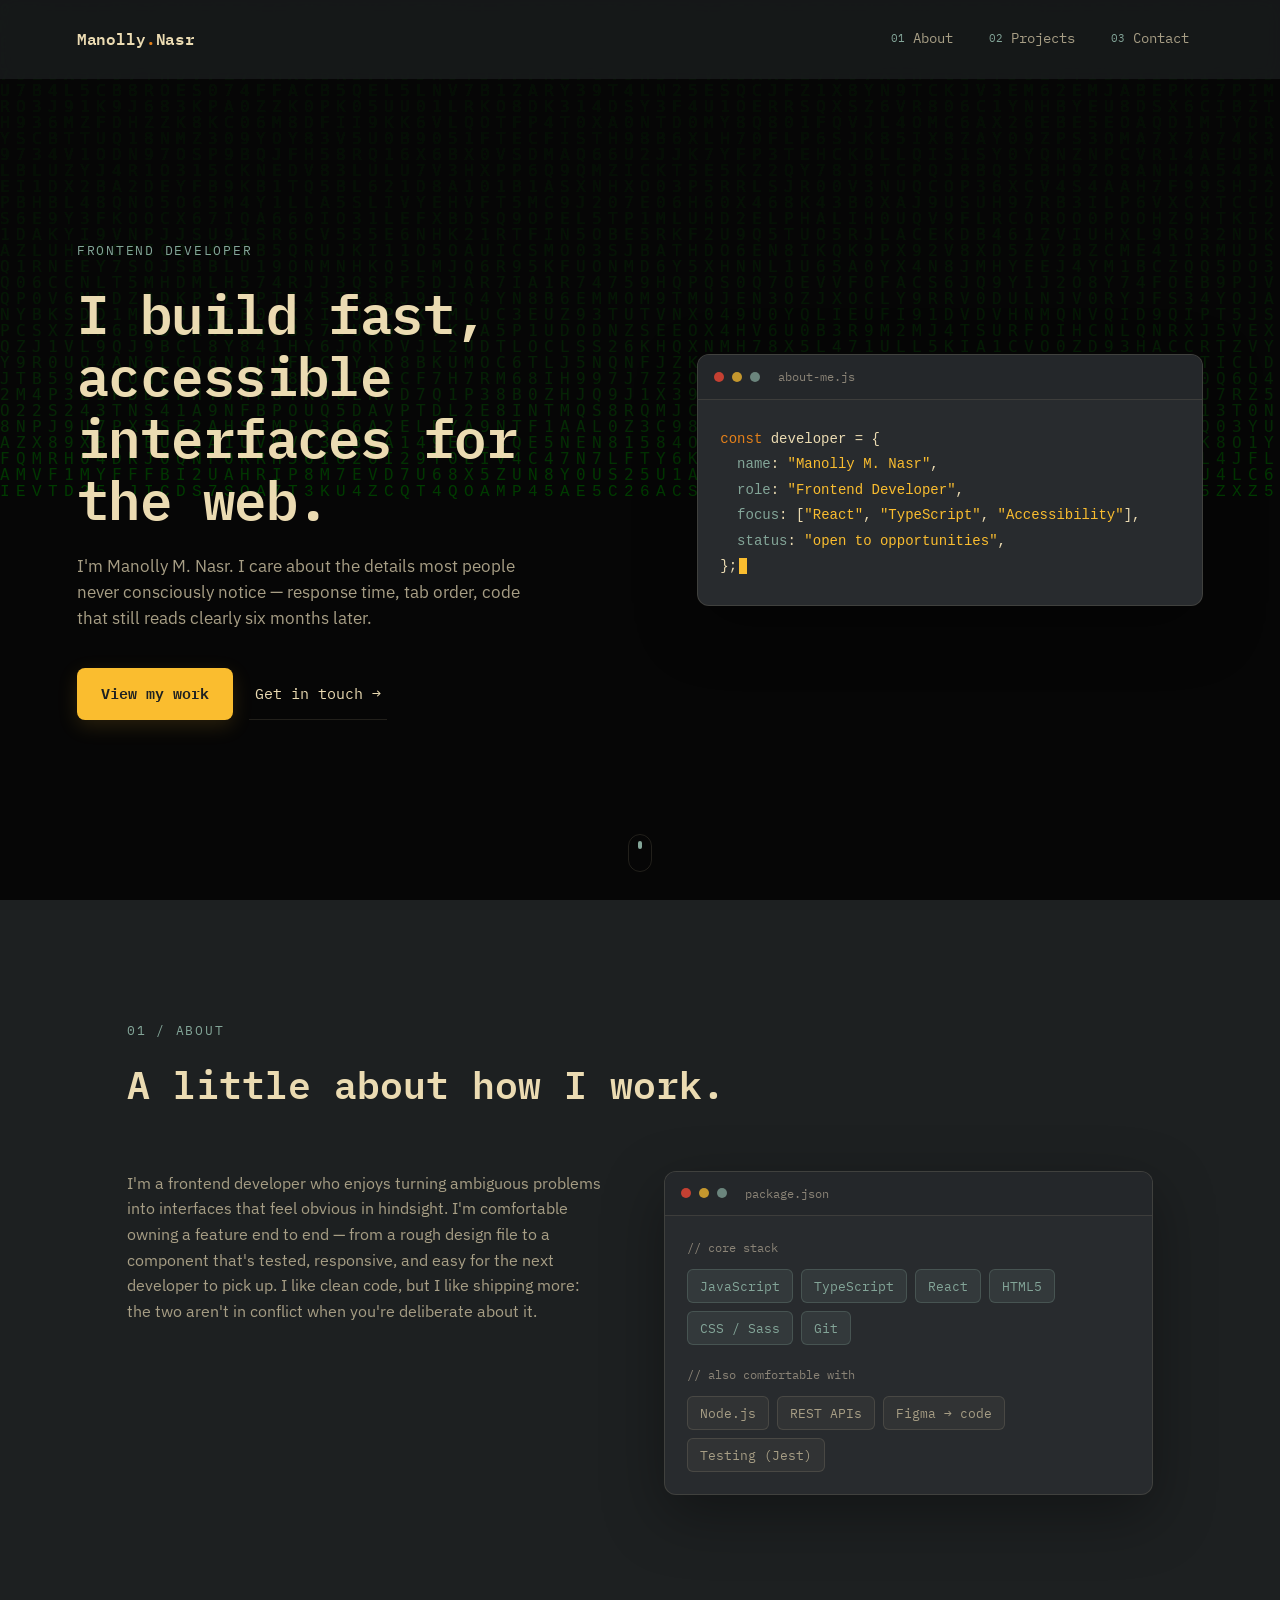
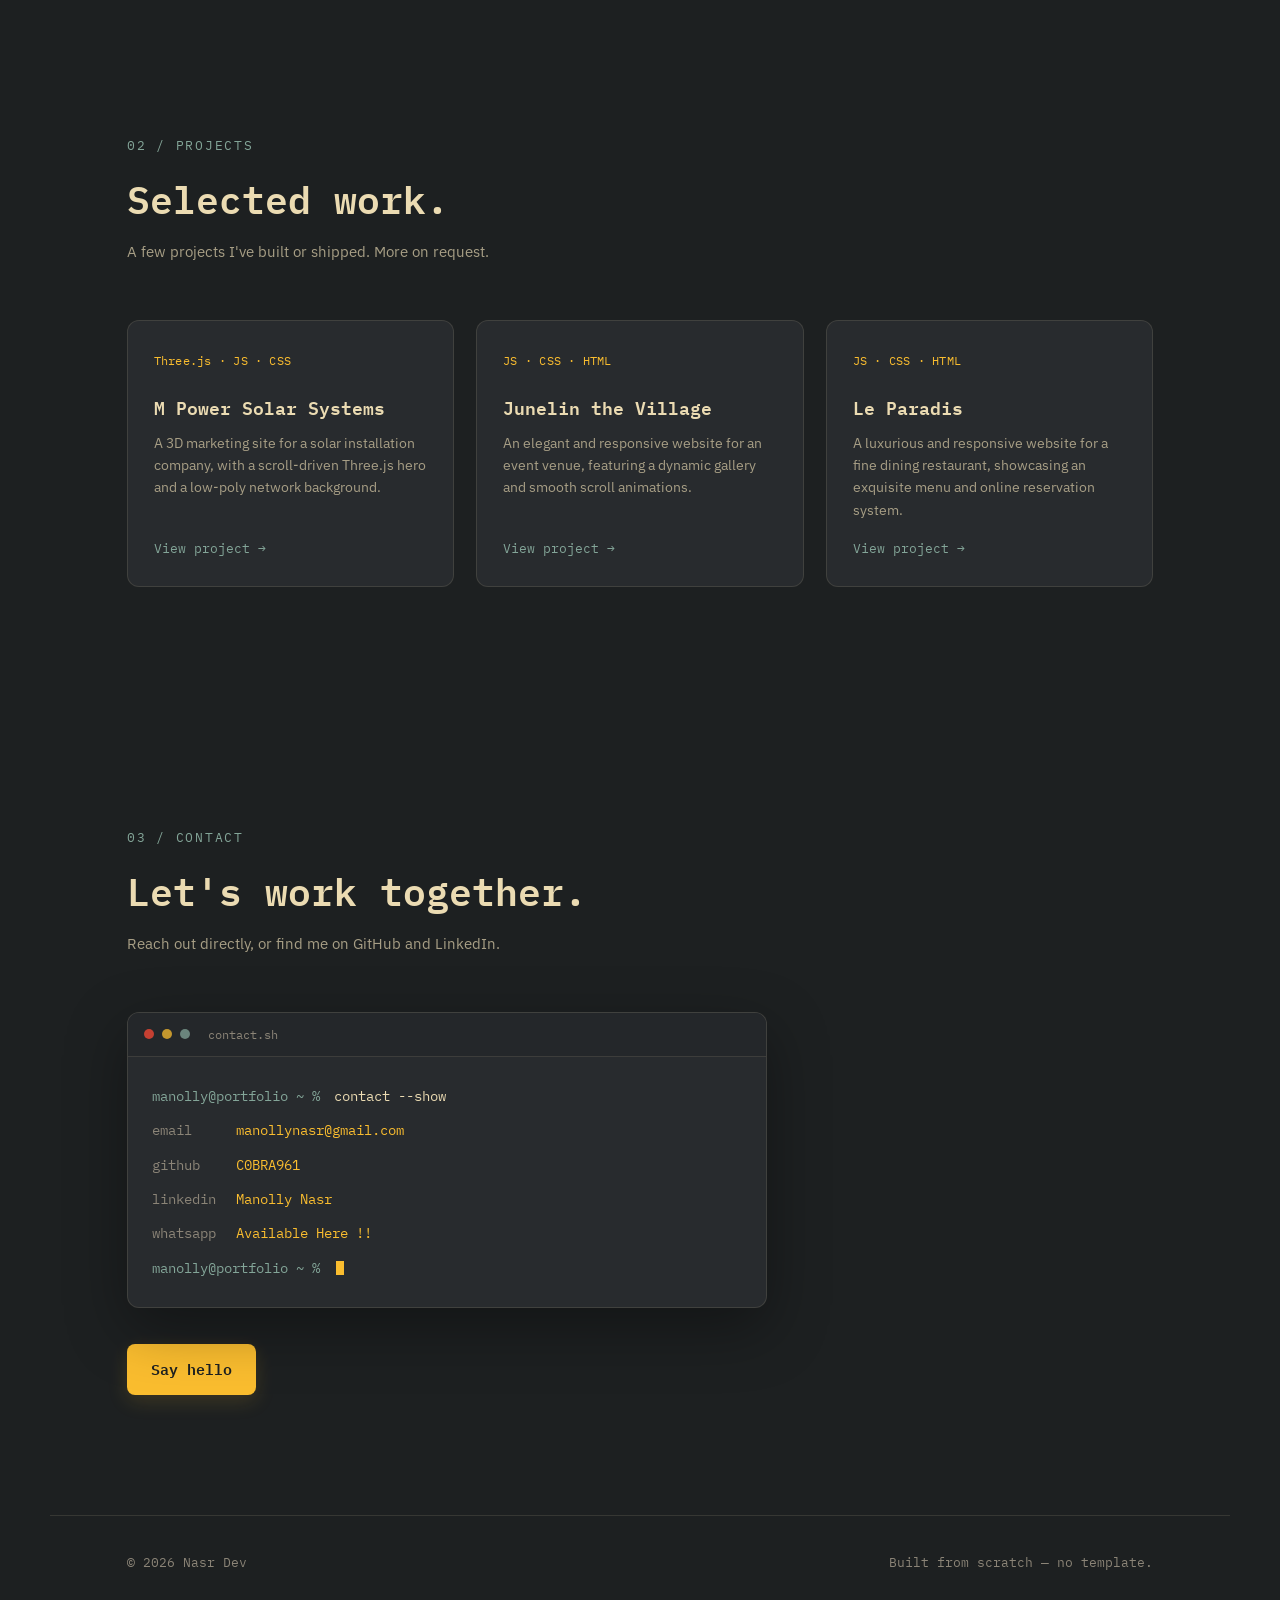
<file: index.html>
<!DOCTYPE html>
<html lang="en">
<head>
<meta charset="UTF-8">
<meta name="viewport" content="width=device-width, initial-scale=1.0">
<title>Manolly M. Nasr — Frontend Developer</title>
<meta name="description" content="Portfolio of Manolly M. Nasr, a frontend developer focused on clean code, accessible interfaces, and interaction design.">
<link rel="preconnect" href="https://fonts.googleapis.com">
<link rel="preconnect" href="https://fonts.gstatic.com" crossorigin>
<link href="https://fonts.googleapis.com/css2?family=IBM+Plex+Mono:wght@400;500;600;700&family=IBM+Plex+Sans:wght@400;500;600&display=swap" rel="stylesheet">
<link rel="stylesheet" href="style.css">
</head>
<body>

<canvas id="bg-canvas"></canvas>

<a class="skip-link" href="#main">Skip to content</a>

<nav id="site-nav">
  <a href="#top" class="logo">Manolly<span class="accent">.</span>Nasr</a>
  <button class="nav-toggle" id="navToggle" aria-label="Toggle navigation" aria-expanded="false">
    <span></span><span></span><span></span>
  </button>
  <ul id="navLinks">
    <li><a href="#about"><span class="tag">01</span>About</a></li>
    <li><a href="#projects"><span class="tag">02</span>Projects</a></li>
    <li><a href="#contact"><span class="tag">03</span>Contact</a></li>
  </ul>
</nav>

<main id="main">

  <header class="hero" id="top">
    <div class="hero-inner">
      <div class="hero-copy" data-reveal>
        <span class="eyebrow">Frontend Developer</span>
        <h1>I build fast, accessible interfaces for the web.</h1>
        <p class="hero-sub">I'm Manolly M. Nasr. I care about the details most people never consciously notice — response time, tab order, code that still reads clearly six months later.</p>
        <div class="hero-actions">
          <a href="#projects" class="btn-primary">View my work</a>
          <a href="#contact" class="btn-ghost">Get in touch →</a>
        </div>
      </div>
      <div class="code-card" data-reveal aria-hidden="true">
        <div class="code-titlebar">
          <span class="dot red"></span><span class="dot yellow"></span><span class="dot green"></span>
          <span class="code-filename">about-me.js</span>
        </div>
        <pre class="code-body"><code><span class="c-kw">const</span> <span class="c-var">developer</span> = {
  <span class="c-prop">name</span>: <span class="c-str">"Manolly M. Nasr"</span>,
  <span class="c-prop">role</span>: <span class="c-str">"Frontend Developer"</span>,
  <span class="c-prop">focus</span>: [<span class="c-str">"React"</span>, <span class="c-str">"TypeScript"</span>, <span class="c-str">"Accessibility"</span>],
  <span class="c-prop">status</span>: <span class="c-str">"open to opportunities"</span>,
};</code><span class="cursor" aria-hidden="true"></span></pre>
      </div>
    </div>
    <div class="scroll-cue" aria-hidden="true"><span></span></div>
  </header>

  <section id="about" class="content-section">
    <div class="section-head" data-reveal>
      <span class="section-eyebrow">01 / About</span>
      <h2>A little about how I work.</h2>
    </div>

    <div class="about-grid">
      <p class="about-copy" data-reveal>
        I'm a frontend developer who enjoys turning ambiguous problems into interfaces that feel obvious in hindsight.
        I'm comfortable owning a feature end to end — from a rough design file to a component that's tested,
        responsive, and easy for the next developer to pick up. I like clean code, but I like shipping more:
        the two aren't in conflict when you're deliberate about it.
      </p>

      <div class="stack-card" data-reveal>
        <div class="code-titlebar">
          <span class="dot red"></span><span class="dot yellow"></span><span class="dot green"></span>
          <span class="code-filename">package.json</span>
        </div>
        <div class="stack-body">
          <p class="stack-label">// core stack</p>
          <ul class="tag-list">
            <li>JavaScript</li>
            <li>TypeScript</li>
            <li>React</li>
            <li>HTML5</li>
            <li>CSS / Sass</li>
            <li>Git</li>
          </ul>
          <p class="stack-label">// also comfortable with</p>
          <ul class="tag-list muted">
            <li>Node.js</li>
            <li>REST APIs</li>
            <li>Figma → code</li>
            <li>Testing (Jest)</li>
          </ul>
        </div>
      </div>
    </div>
  </section>

  <section id="projects" class="content-section">
    <div class="section-head" data-reveal>
      <span class="section-eyebrow">02 / Projects</span>
      <h2>Selected work.</h2>
      <p class="section-note">A few projects I've built or shipped. More on request.</p>
    </div>

    <div class="project-grid" data-reveal>

      <a href="M%20Power%20Company/m-power-solar.html" class="project-card">
        <div class="project-top">
          <span class="project-lang">Three.js · JS · CSS</span>
        </div>
        <h3>M Power Solar Systems</h3>
        <p>A 3D marketing site for a solar installation company, with a scroll-driven Three.js hero and a low-poly network background.</p>
        <span class="project-link">View project →</span>
      </a>
      <a href="Junelin/Junelin.html" class="project-card">
        <div class="project-top">
          <span class="project-lang">JS · CSS · HTML</span>
        </div>
        <h3>Junelin the Village</h3>
        <p>An elegant and responsive website for an event venue, featuring a dynamic gallery and smooth scroll animations.</p>
        <span class="project-link">View project →</span>
      </a>
      <a href="Le%20Paradis/paradis.html" class="project-card">
        <div class="project-top">
          <span class="project-lang">JS · CSS · HTML</span>
        </div>
        <h3>Le Paradis</h3>
        <p>A luxurious and responsive website for a fine dining restaurant, showcasing an exquisite menu and online reservation system.</p>
        <span class="project-link">View project →</span>
      </a>
    </div>
  </section>

  <section id="contact" class="content-section">
    <div class="section-head" data-reveal>
      <span class="section-eyebrow">03 / Contact</span>
      <h2>Let's work together.</h2>
      <p class="section-note">Reach out directly, or find me on GitHub and LinkedIn.</p>
    </div>

    <div class="terminal-card" data-reveal>
      <div class="code-titlebar">
        <span class="dot red"></span><span class="dot yellow"></span><span class="dot green"></span>
        <span class="code-filename">contact.sh</span>
      </div>
      <div class="terminal-body">
        <p class="term-line"><span class="prompt">manolly@portfolio ~ %</span> contact --show</p>
        <p class="term-line"><span class="term-key">email</span><button class="term-value copy-btn" data-copy="manollynasr@gmail.com">manollynasr@gmail.com<span class="copy-hint">click to copy</span></button></p>
        <p class="term-line"><span class="term-key">github</span><a class="term-value" href="https://github.com/C0BRA961" target="_blank" rel="noopener">C0BRA961</a></p>
        <p class="term-line"><span class="term-key">linkedin</span><a class="term-value" href="https://www.linkedin.com/in/manolly-nasr-348015179/" target="_blank" rel="noopener">Manolly Nasr</a></p>
        <p class="term-line"><span class="term-key">whatsapp</span><a class="term-value" href="https://wa.me/96170845745" target="_blank" rel="noopener">Available Here !!</a></p>
        <p class="term-line"><span class="prompt">manolly@portfolio ~ %</span> <span class="cursor inline" aria-hidden="true"></span></p>
      </div>
    </div>

    <a href="mailto:manollynasr@gmail.com" class="btn-primary contact-cta">Say hello</a>
  </section>
  
</main>

<footer>
  <span>© <span id="year"></span> Nasr Dev </span>
  <span class="footer-note">Built from scratch — no template.</span>
</footer>

<div class="toast" id="toast" role="status" aria-live="polite">Copied to clipboard</div>

<script src="script.js"></script>
<script src="index.js"></script>

</body>
</html>
</file>
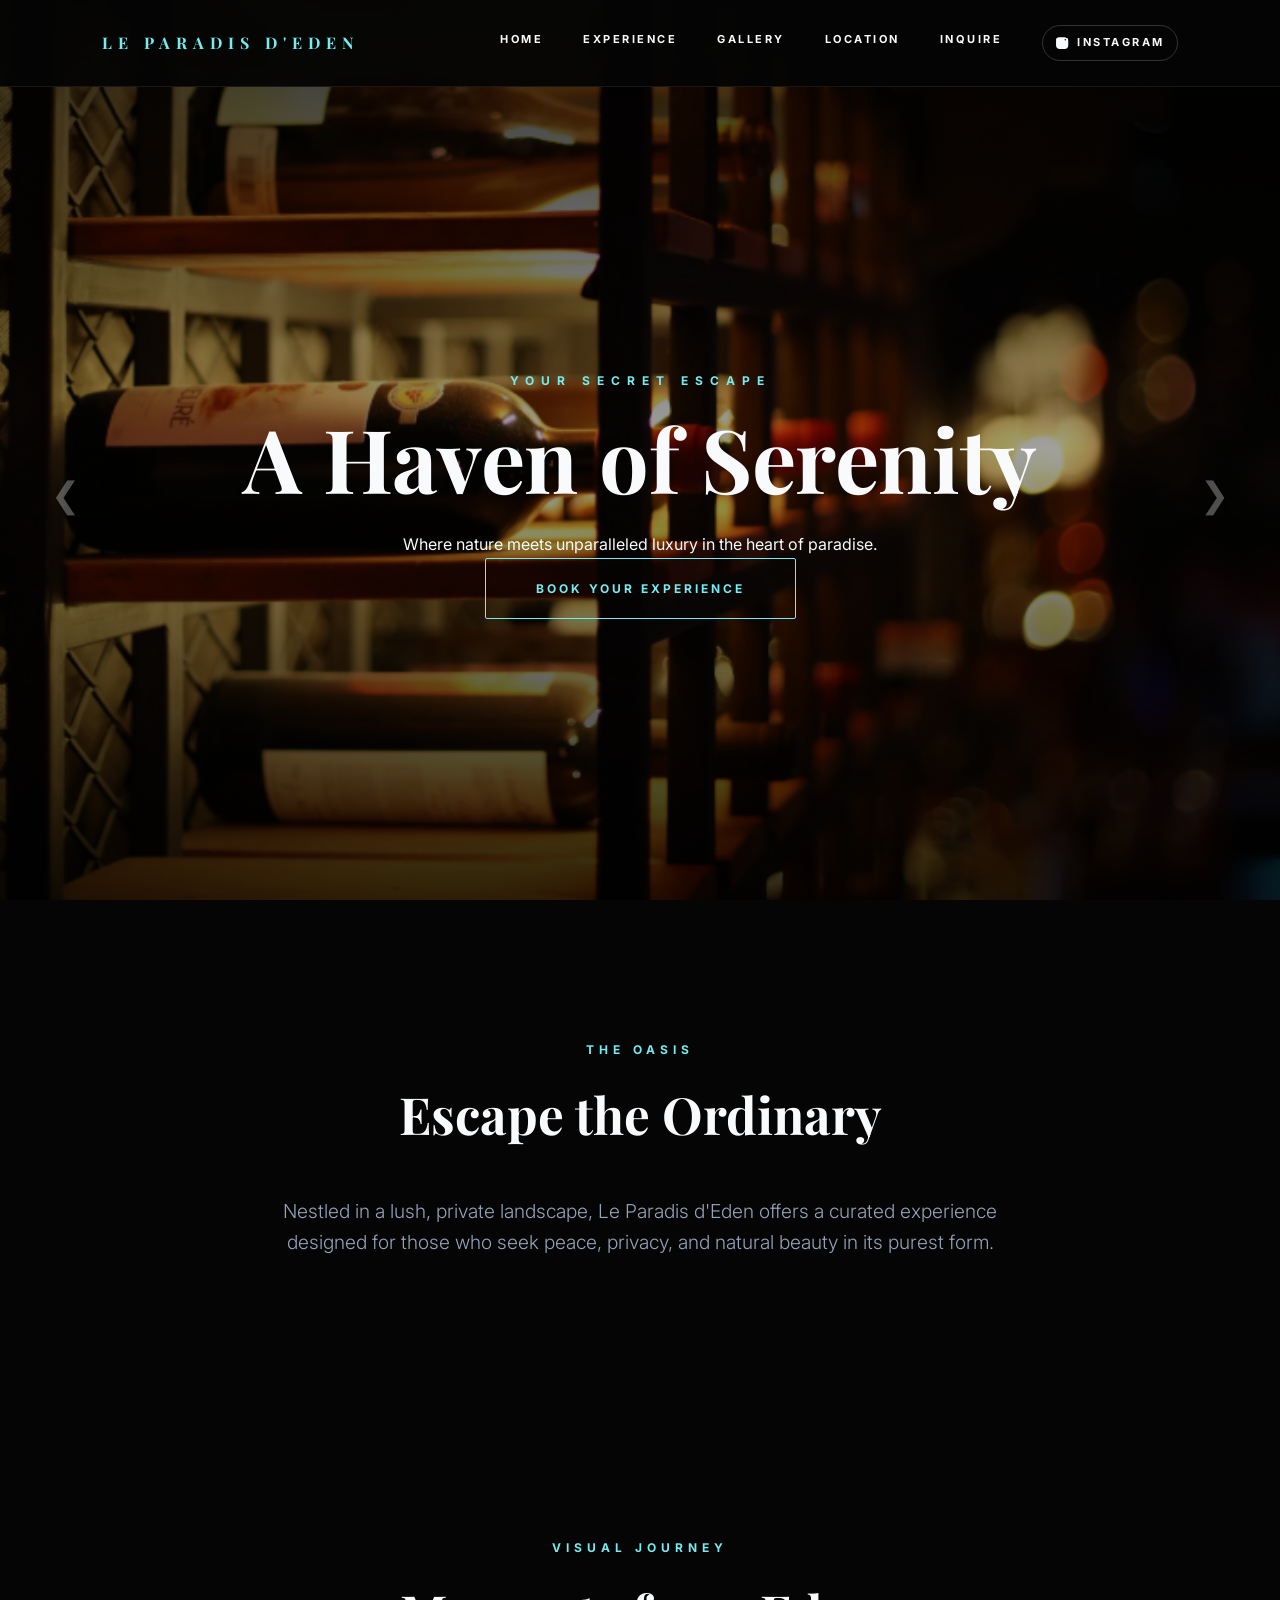
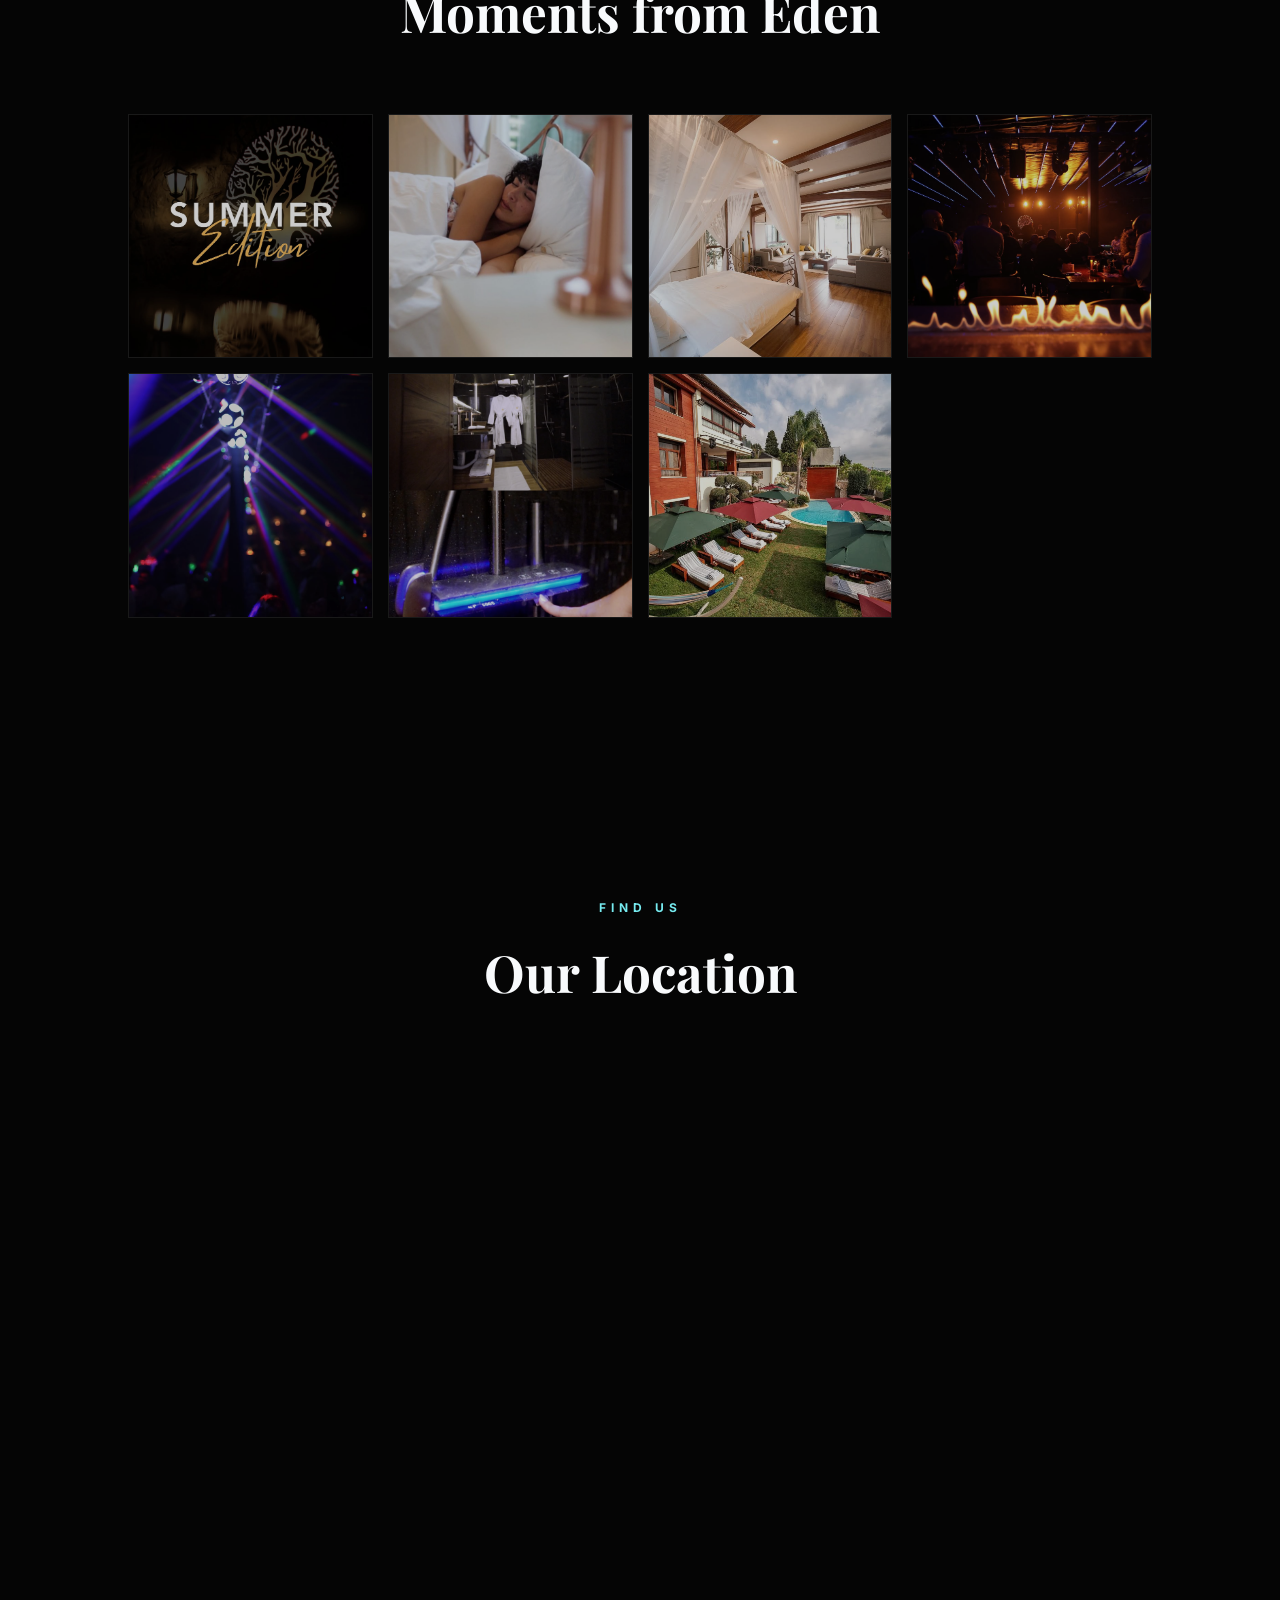
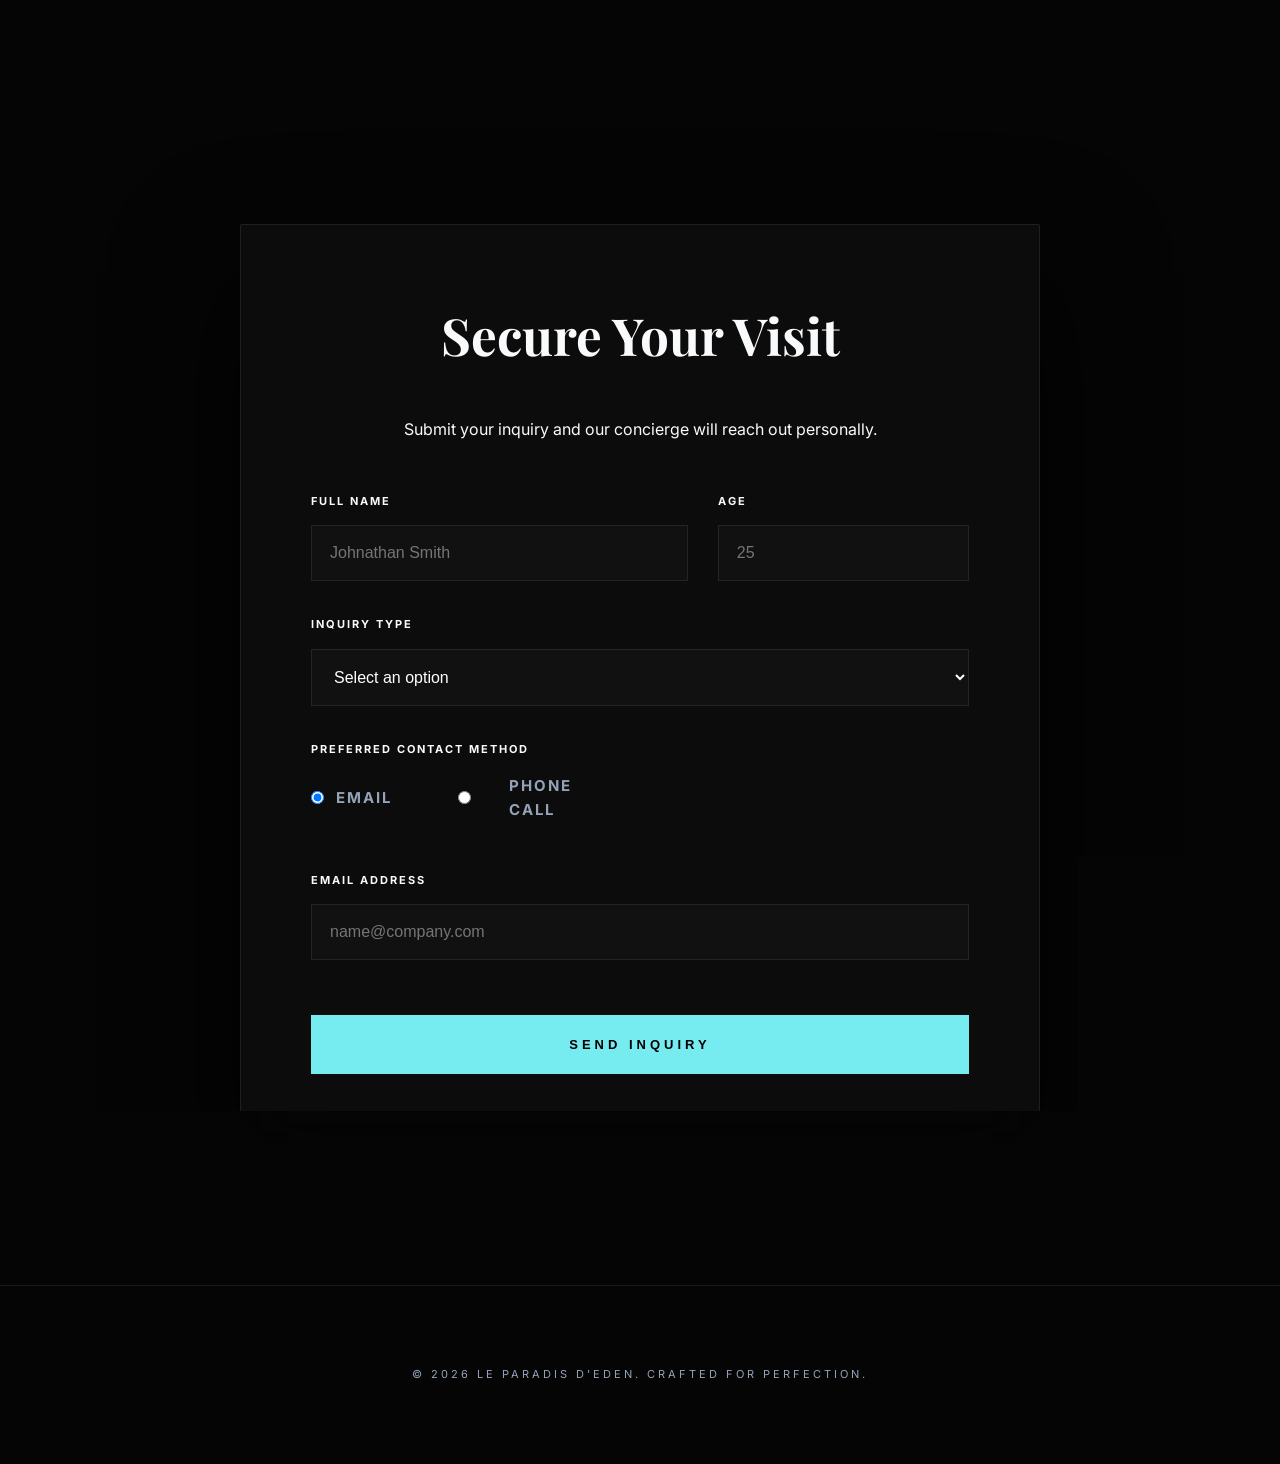
<file: Le Paradis/paradis.html>
<!DOCTYPE html>
<html lang="en">
<head>
    <meta charset="UTF-8">
    <meta name="viewport" content="width=device-width, initial-scale=1.0">
    <title>Le Paradis d'Eden | Luxury Escape</title>
    <link rel="stylesheet" href="style.css">
    <link href="https://fonts.googleapis.com/css2?family=Playfair+Display:ital,wght@0,700;1,400&family=Inter:wght@300;400;600;700&display=swap" rel="stylesheet">
</head>
<body>

    <nav class="navbar">
        <div class="logo">LE PARADIS D'EDEN</div>
        <ul class="nav-links">
            <li><a href="#home">Home</a></li>
            <li><a href="#about">Experience</a></li>
            <li><a href="#gallery">Gallery</a></li>
            <li><a href="#location">Location</a></li>
            <li><a href="#contact">Inquire</a></li>
            <li><a href="https://www.instagram.com/leparadis_deden/" class="instagram-link" target="_blank" rel="noopener noreferrer"><svg class="insta-icon" viewBox="0 0 448 512" fill="currentColor" xmlns="http://www.w3.org/2000/svg" aria-hidden="true"><path d="M224.1 141c-63.6 0-114.9 51.3-114.9 114.9s51.3 114.9 114.9 114.9 114.9-51.3 114.9-114.9S287.7 141 224.1 141zm0 189.6c-41.2 0-74.7-33.5-74.7-74.7s33.5-74.7 74.7-74.7 74.7 33.5 74.7 74.7-33.5 74.7-74.7 74.7zm146.4-194.3c0 14.9-12.1 27-27 27-14.9 0-27-12.1-27-27s12.1-27 27-27 27 12.1 27 27zM398.8 80c-26.2-26.2-57.8-34.4-93.5-36.1-37-2.1-147.9-2.1-184.9 0-35.7 1.7-67.3 9.9-93.5 36.1S9.7 126.3 8 162c-2.1 37-2.1 147.9 0 184.9 1.7 35.7 9.9 67.3 36.1 93.5 26.2 26.2 57.8 34.4 93.5 36.1 37 2.1 147.9 2.1 184.9 0 35.7-1.7 67.3-9.9 93.5-36.1 26.2-26.2 34.4-57.8 36.1-93.5 2.1-37 2.1-147.9 0-184.9-1.7-35.7-9.9-67.3-36.1-93.5z"/></svg>Instagram</a></li>
        </ul>
    </nav>

    <header class="hero-slider" id="home">
        <div class="overlay"></div>
        
        <div class="slide active"><img src="img (1).png" alt="Le Paradis d'Eden hero image 1"></div>
        <div class="slide"><img src="img (2).png" alt="Le Paradis d'Eden hero image 2"></div>
        <div class="slide"><img src="img (3).png" alt="Le Paradis d'Eden hero image 3"></div>

        <div class="hero-content">
            <span class="welcome-tag">Your Secret Escape</span>
            <h1>A Haven of Serenity</h1>
            <p>Where nature meets unparalleled luxury in the heart of paradise.</p>
            <a href="#contact" class="btn-gold">Book Your Experience</a>
        </div>

        <button class="arrow prev">&#10094;</button>
        <button class="arrow next">&#10095;</button>
    </header>

    <section class="section" id="about">
        <div class="container text-center">
            <span class="gold-text">The Oasis</span>
            <h2 class="serif">Escape the Ordinary</h2>
            <p class="section-p">Nestled in a lush, private landscape, Le Paradis d'Eden offers a curated experience designed for those who seek peace, privacy, and natural beauty in its purest form.</p>
        </div>
    </section>

    <section class="section" id="gallery">
        <div class="container">
            <div class="text-center">
                <span class="gold-text">Visual Journey</span>
                <h2 class="serif">Moments from Eden</h2>
            </div>
            <div class="gallery-grid">
                <div class="gallery-item"><img src="img (4).png" alt="Le Paradis d'Eden gallery image 4"></div>
                <div class="gallery-item"><img src="img (5).png" alt="Le Paradis d'Eden gallery image 5"></div>
                <div class="gallery-item"><img src="img (6).png" alt="Le Paradis d'Eden gallery image 6"></div>
                <div class="gallery-item"><img src="img (7).png" alt="Le Paradis d'Eden gallery image 7"></div>
                <div class="gallery-item"><img src="img (8).png" alt="Le Paradis d'Eden gallery image 8"></div>
                <div class="gallery-item"><img src="img (9).png" alt="Le Paradis d'Eden gallery image 9"></div>
                <div class="gallery-item"><img src="img (10).png" alt="Le Paradis d'Eden gallery image 10"></div>
            </div>
        </div>
    </section>

    <section class="section" id="location">
        <div class="container text-center">
            <span class="gold-text">Find Us</span>
            <h2 class="serif">Our Location</h2>
            <div class="map-container">
                <iframe src="https://www.google.com/maps/embed?pb=!1m18!1m12!1m3!1d3300.353439035714!2d35.66546537720804!3d34.18844487310619!2m3!1f0!2f0!3f0!3m2!1i1024!2i768!4f13.1!3m3!1m2!1s0x151f594f7810c129%3A0x15ba9f2019f39203!2sLe%20Paradis%20D&#39;eden%20lebanon!5e0!3m2!1sen!2slb!4v1775490679923!5m2!1sen!2slb" width="600" height="450" style="border:0;" allowfullscreen="" loading="lazy" referrerpolicy="no-referrer-when-downgrade"></iframe>
            </div>
        </div>
    </section>

    <section class="section contact-bg" id="contact">
        <div class="form-card">
            <div class="form-header">
                <h2 class="serif">Secure Your Visit</h2>
                <p>Submit your inquiry and our concierge will reach out personally.</p>
            </div>
            
            <form id="edenForm">
                <div class="form-row">
                    <div class="input-group">
                        <label>Full Name</label>
                        <input type="text" placeholder="Johnathan Smith" required>
                    </div>
                    <div class="input-group">
                        <label>Age</label>
                        <input type="number" min="18" placeholder="25">
                    </div>
                </div>

                <div class="input-group">
                    <label>Inquiry Type</label>
                    <select>
                        <option value="" disabled selected>Select an option</option>
                        <option value="stay">Private Stay</option>
                        <option value="event">Private Event</option>
                        <option value="photo">Professional Photoshoot</option>
                    </select>
                </div>

                <div class="input-group">
                    <span class="label-style">Preferred Contact Method</span>
                    <div class="flex-row">
                        <label class="radio-label">
                            <input type="radio" name="method" value="email" checked>
                            <span>Email</span>
                        </label>
                        <label class="radio-label">
                            <input type="radio" name="method" value="phone">
                            <span>Phone Call</span>
                        </label>
                    </div>
                </div>

                <div class="input-group hidden-field" id="phoneBox">
                    <label>Phone Number</label>
                    <input type="tel" placeholder="+1 (555) 000-0000">
                </div>

                <div class="input-group">
                    <label>Email Address</label>
                    <input type="email" placeholder="name@company.com" required>
                </div>

                <button type="submit" class="submit-btn">Send Inquiry</button>
            </form>
        </div>
    </section>

    <footer class="footer">
        <p>&copy; 2026 Le Paradis d'Eden. Crafted for Perfection.</p>
    </footer>

    <script src="paradis.js"></script>
</body>
</html>
</file>
<file: style.css>
:root{
  --bg: #1D2021;
  --bg-soft: #24272A;
  --panel: #282B2E;
  --line: rgba(235,219,178,0.12);
  --fg: #EBDBB2;
  --fg-dim: #A79E85;
  --muted: #8B8477;
  --gold: #FABD2F;
  --orange: #E5811A;
  --aqua: #83A598;
  --red: #FB4934;

  --font-display: 'IBM Plex Mono', monospace;
  --font-body: 'IBM Plex Sans', sans-serif;
  --font-mono: 'IBM Plex Mono', monospace;

  --maxw: 1180px;
}

*{margin:0; padding:0; box-sizing:border-box;}
html{scroll-behavior:smooth;}
body{
  background:var(--bg);
  color:var(--fg);
  font-family:var(--font-body);
  line-height:1.6;
  -webkit-font-smoothing:antialiased;
}
a{color:inherit; text-decoration:none;}
ul{list-style:none;}
img{max-width:100%; display:block;}

#bg-canvas {
  position: fixed;
  inset: 0;
  width: 100vw;
  height: 100vh;
  z-index: -1;
  pointer-events: none;
}

::selection{background:var(--gold); color:var(--bg);}

.skip-link{
  position:absolute; left:-9999px; top:0;
  background:var(--gold); color:var(--bg);
  padding:10px 16px; font-family:var(--font-mono); font-size:13px;
  z-index:200;
}
.skip-link:focus{left:16px; top:16px;}

:focus-visible{
  outline:2px solid var(--aqua);
  outline-offset:3px;
  border-radius:3px;
}

/* ---------- NAV ---------- */
#site-nav{
  position:fixed; top:0; left:0; right:0; z-index:100;
  display:flex; align-items:center; justify-content:space-between;
  padding:20px 6vw;
  background:rgba(29,32,33,0.7);
  backdrop-filter:blur(10px);
  -webkit-backdrop-filter:blur(10px);
  border-bottom:1px solid transparent;
  transition:border-color .3s ease, background .3s ease;
}
#site-nav.scrolled{
  border-bottom-color:var(--line);
  background:rgba(29,32,33,0.92);
}
.logo{
  font-family:var(--font-mono);
  font-weight:600;
  font-size:16px;
  letter-spacing:-0.01em;
}
.logo .accent{color:var(--orange);}

#navLinks{display:flex; gap:8px;}
#navLinks a{
  font-family:var(--font-mono);
  font-size:13.5px;
  color:var(--fg-dim);
  padding:8px 14px;
  border-radius:6px;
  display:flex; align-items:center; gap:8px;
  transition:color .2s ease, background .2s ease;
}
#navLinks a:hover{color:var(--fg); background:rgba(235,219,178,0.06);}
#navLinks .tag{color:var(--aqua); font-size:11px;}

.nav-toggle{
  display:none;
  flex-direction:column; gap:5px;
  background:none; border:none; cursor:pointer;
  padding:6px;
}
.nav-toggle span{width:22px; height:2px; background:var(--fg); display:block; transition:transform .25s ease, opacity .25s ease;}

@media (max-width:800px){
  .nav-toggle{display:flex;}
  #navLinks{
    position:fixed; top:64px; right:0; left:0;
    background:var(--bg-soft);
    flex-direction:column; gap:0;
    padding:12px 6vw 20px;
    border-bottom:1px solid var(--line);
    transform:translateY(-8px);
    opacity:0;
    pointer-events:none;
    transition:opacity .2s ease, transform .2s ease;
  }
  #navLinks.open{opacity:1; transform:translateY(0); pointer-events:auto;}
  #navLinks li{width:100%;}
  #navLinks a{padding:12px 6px;}
}

/* ---------- HERO ---------- */
.hero{
  min-height:100vh;
  display:flex;
  flex-direction:column;
  justify-content:center;
  padding:120px 6vw 60px;
  position:relative;
}
.hero-inner{
  max-width:var(--maxw);
  margin:0 auto;
  width:100%;
  display:grid;
  grid-template-columns:1.1fr 1fr;
  gap:64px;
  align-items:center;
}
.eyebrow{
  font-family:var(--font-mono);
  font-size:12.5px;
  letter-spacing:0.14em;
  text-transform:uppercase;
  color:var(--aqua);
  display:block;
  margin-bottom:22px;
}
h1{
  font-family:var(--font-display);
  font-weight:600;
  font-size:clamp(32px, 4.4vw, 54px);
  line-height:1.15;
  letter-spacing:-0.01em;
  margin-bottom:22px;
}
.hero-sub{
  font-size:16.5px;
  color:var(--fg-dim);
  max-width:460px;
  margin-bottom:36px;
}
.hero-actions{display:flex; gap:16px; flex-wrap:wrap;}

.btn-primary{
  font-family:var(--font-mono);
  font-weight:600;
  font-size:14.5px;
  background:var(--gold);
  color:var(--bg);
  padding:14px 24px;
  border-radius:8px;
  display:inline-block;
  transition:transform .2s ease, box-shadow .2s ease;
  box-shadow:0 6px 20px rgba(250,189,47,0.15);
}
.btn-primary:hover{transform:translateY(-2px); box-shadow:0 10px 26px rgba(250,189,47,0.25);}

.btn-ghost{
  font-family:var(--font-mono);
  font-size:14.5px;
  color:var(--fg);
  padding:14px 6px;
  border-bottom:1px solid var(--line);
  transition:border-color .2s ease, color .2s ease;
}
.btn-ghost:hover{border-color:var(--aqua); color:var(--aqua);}

/* ---------- CODE CARD (shared chrome) ---------- */
.code-card, .stack-card, .terminal-card{
  background:var(--panel);
  border:1px solid var(--line);
  border-radius:12px;
  overflow:hidden;
  box-shadow:0 20px 60px rgba(0,0,0,0.35);
}
.code-titlebar{
  display:flex; align-items:center; gap:8px;
  padding:12px 16px;
  background:var(--bg-soft);
  border-bottom:1px solid var(--line);
}
.dot{width:10px; height:10px; border-radius:50%;}
.dot.red{background:var(--red); opacity:0.75;}
.dot.yellow{background:var(--gold); opacity:0.75;}
.dot.green{background:var(--aqua); opacity:0.75;}
.code-filename{
  font-family:var(--font-mono);
  font-size:12px;
  color:var(--muted);
  margin-left:10px;
}

.code-body{
  padding:26px 22px;
  font-family:var(--font-mono);
  font-size:14px;
  line-height:1.75;
  overflow-x:auto;
  white-space:pre;
}
.c-kw{color:var(--orange);}
.c-var{color:var(--fg);}
.c-prop{color:var(--aqua);}
.c-str{color:var(--gold);}

.cursor{
  display:inline-block;
  width:8px; height:16px;
  background:var(--gold);
  margin-left:2px;
  vertical-align:middle;
  animation:blink 1.1s steps(1) infinite;
}
.cursor.inline{height:14px;}
@keyframes blink{ 50%{opacity:0;} }

@media (max-width:900px){
  .hero-inner{grid-template-columns:1fr; gap:40px;}
}

.scroll-cue{
  position:absolute; bottom:28px; left:50%; transform:translateX(-50%);
  width:24px; height:38px; border:1.5px solid var(--line); border-radius:14px;
}
.scroll-cue span{
  display:block; width:4px; height:8px; border-radius:2px;
  background:var(--aqua);
  margin:6px auto 0;
  animation:cue 1.8s ease-in-out infinite;
}
@keyframes cue{ 0%{opacity:1; transform:translateY(0);} 70%{opacity:0; transform:translateY(10px);} 100%{opacity:0;} }
@media (max-width:700px){ .scroll-cue{display:none;} }

/* ---------- SECTIONS ---------- */
.content-section{
  max-width:var(--maxw);
  margin:0 auto;
  padding:120px 6vw;
}
.section-head{margin-bottom:56px;}
.section-eyebrow{
  font-family:var(--font-mono);
  font-size:12.5px;
  letter-spacing:0.14em;
  text-transform:uppercase;
  color:var(--aqua);
  display:block;
  margin-bottom:14px;
}
.content-section h2{
  font-family:var(--font-display);
  font-weight:600;
  font-size:clamp(26px, 3.2vw, 38px);
  margin-bottom:10px;
}
.section-note{color:var(--fg-dim); font-size:15px; max-width:440px;}

/* ---------- ABOUT ---------- */
.about-grid{
  display:grid;
  grid-template-columns:1fr 1fr;
  gap:48px;
  align-items:start;
}
.about-copy{font-size:16px; color:var(--fg-dim); max-width:480px;}
.stack-body{padding:22px;}
.stack-label{
  font-family:var(--font-mono);
  font-size:12px;
  color:var(--muted);
  margin-bottom:12px;
}
.stack-body .stack-label:not(:first-child){margin-top:20px;}
.tag-list{display:flex; flex-wrap:wrap; gap:8px;}
.tag-list li{
  font-family:var(--font-mono);
  font-size:12.5px;
  padding:6px 12px;
  border-radius:6px;
  background:rgba(131,165,152,0.12);
  color:var(--aqua);
  border:1px solid rgba(131,165,152,0.25);
}
.tag-list.muted li{
  background:rgba(235,219,178,0.05);
  color:var(--fg-dim);
  border-color:var(--line);
}
@media (max-width:800px){ .about-grid{grid-template-columns:1fr;} }

/* ---------- PROJECTS ---------- */
.project-grid{
  display:grid;
  grid-template-columns:repeat(3, 1fr);
  gap:22px;
}
.project-card{
  background:var(--panel);
  border:1px solid var(--line);
  border-radius:12px;
  padding:26px;
  display:flex; flex-direction:column;
  transition:border-color .25s ease, transform .25s ease;
}
.project-card:not(.placeholder){cursor:pointer;}
.project-card:not(.placeholder):hover{
  border-color:rgba(250,189,47,0.4);
  transform:translateY(-4px);
}
.project-top{margin-bottom:20px;}
.project-lang{
  font-family:var(--font-mono);
  font-size:11.5px;
  color:var(--gold);
  letter-spacing:0.02em;
}
.project-card h3{
  font-family:var(--font-display);
  font-size:18px;
  font-weight:600;
  margin-bottom:10px;
}
.project-card p{
  font-size:14px;
  color:var(--fg-dim);
  line-height:1.6;
  flex:1;
}
.project-link{
  font-family:var(--font-mono);
  font-size:13px;
  color:var(--aqua);
  margin-top:18px;
}
.project-card.placeholder{
  border-style:dashed;
  border-color:var(--line);
}
.project-card.placeholder .project-lang{color:var(--muted);}
.project-card.placeholder h3{color:var(--fg-dim);}

@media (max-width:900px){ .project-grid{grid-template-columns:1fr 1fr;} }
@media (max-width:620px){ .project-grid{grid-template-columns:1fr;} }

/* ---------- TERMINAL / CONTACT ---------- */
.terminal-card{max-width:640px; margin-bottom:30px;}
.terminal-body{padding:22px 24px; font-family:var(--font-mono); font-size:14px;}
.term-line{
  display:flex; align-items:center; gap:14px;
  padding:6px 0;
  flex-wrap:wrap;
}
.prompt{color:var(--aqua);}
.term-key{
  color:var(--muted);
  min-width:70px;
  display:inline-block;
}
.term-value{
  color:var(--gold);
  border:none; background:none;
  font-family:var(--font-mono);
  font-size:14px;
  cursor:pointer;
  display:inline-flex; align-items:baseline; gap:10px;
  transition:color .2s ease;
}
a.term-value:hover, button.term-value:hover{color:var(--orange);}
.copy-hint{
  font-size:10.5px;
  color:var(--muted);
  opacity:0;
  transition:opacity .2s ease;
}
.copy-btn:hover .copy-hint{opacity:1;}

.contact-cta{margin-top:6px;}

/* ---------- FOOTER ---------- */
footer{
  display:flex; justify-content:space-between; align-items:center;
  flex-wrap:wrap; gap:10px;
  padding:36px 6vw 48px;
  max-width:var(--maxw);
  margin:0 auto;
  font-family:var(--font-mono);
  font-size:12.5px;
  color:var(--muted);
  border-top:1px solid var(--line);
}

/* ---------- TOAST ---------- */
.toast{
  position:fixed; bottom:28px; left:50%; transform:translateX(-50%) translateY(20px);
  background:var(--panel);
  border:1px solid var(--line);
  color:var(--fg);
  font-family:var(--font-mono);
  font-size:13px;
  padding:12px 20px;
  border-radius:8px;
  opacity:0;
  pointer-events:none;
  transition:opacity .25s ease, transform .25s ease;
  z-index:300;
}
.toast.show{opacity:1; transform:translateX(-50%) translateY(0);}

/* ---------- REVEAL ---------- */
[data-reveal]{
  opacity:0;
  transform:translateY(18px);
  transition:opacity .6s ease, transform .6s ease;
}
[data-reveal].in-view{opacity:1; transform:translateY(0);}

@media (prefers-reduced-motion: reduce){
  *{animation-duration:0.001ms !important; animation-iteration-count:1 !important; transition-duration:0.001ms !important;}
  [data-reveal]{opacity:1; transform:none;}
}
.mask-3d-wrap {
  perspective: 1200px;
  display: flex;
  justify-content: center;
  align-items: center;
  padding: 4rem 0;
}

.mask-3d-img {
  width: min(480px, 80%);
  transform-style: preserve-3d;
  will-change: transform, filter, opacity;
  filter: drop-shadow(0 0 0 rgba(255, 255, 255, 0));
  opacity: 0.4;
  transform: rotateY(-35deg) rotateX(10deg) translateZ(-100px) scale(0.9);
  transition: filter 0.4s ease-out;
}

/* class JS toggles once it's fully "activated" */
.mask-3d-img.is-active {
  filter: drop-shadow(0 0 25px rgba(255, 255, 255, 0.25));
}
</file>
<file: Le Paradis/style.css>
:root {
    --primary-cyan: #76EBF0;
    --primary-hover: #5eced3;
    --pure-black: #050505;
    --glass: rgba(15, 15, 15, 0.85);
    --border: rgba(255, 255, 255, 0.08);
    --off-white: #F8FAFC;
    --slate: #94A3B8;
}

* { margin: 0; padding: 0; box-sizing: border-box; }
html { scroll-behavior: smooth; }
body { background-color: var(--pure-black); color: var(--off-white); font-family: 'Inter', sans-serif; line-height: 1.6; }

/* --- NAVIGATION --- */
.navbar {
    display: flex; justify-content: space-between; align-items: center;
    padding: 25px 8%; position: fixed; width: 100%; top: 0; z-index: 1000;
    background: rgba(5, 5, 5, 0.95); backdrop-filter: blur(20px); border-bottom: 1px solid var(--border);
}

.logo { font-family: 'Playfair Display', serif; font-size: 1rem; letter-spacing: 6px; color: var(--primary-cyan); font-weight: 700; }
.nav-links { display: flex; list-style: none; gap: 40px; }
.nav-links a { color: var(--off-white); text-decoration: none; font-size: 11px; text-transform: uppercase; letter-spacing: 2.5px; font-weight: 700; transition: 0.3s; }
.nav-links a:hover { color: var(--primary-cyan); }

/* --- HERO SLIDER --- */
.hero-slider { height: 100vh; position: relative; display: flex; align-items: center; justify-content: center; text-align: center; overflow: hidden; }
.slide { position: absolute; inset: 0; opacity: 0; transition: opacity 1.8s ease-in-out; }
.slide.active { opacity: 1; }
.slide img { width: 100%; height: 100%; object-fit: cover; filter: brightness(0.9); }
.overlay { position: absolute; inset: 0; background: linear-gradient(to bottom, rgba(0,0,0,0.8) 0%, rgba(0,0,0,0.3) 50%, rgba(0,0,0,0.8) 100%); z-index: 1; }
.hero-content { position: relative; z-index: 10; max-width: 900px; padding: 10vh 20px 0; }
.welcome-tag { color: var(--primary-cyan); text-transform: uppercase; letter-spacing: 7px; font-size: 12px; display: block; margin-bottom: 20px; font-weight: 700; }
h1 { font-family: 'Playfair Display', serif; font-size: clamp(2.5rem, 9vw, 5.5rem); margin-bottom: 25px; line-height: 1.1; font-weight: 700; }
.btn-gold { 
    display: inline-block; padding: 20px 50px; background: transparent; 
    border: 1px solid var(--primary-cyan); color: var(--primary-cyan); text-decoration: none;
    text-transform: uppercase; font-size: 12px; font-weight: 700; letter-spacing: 3px;
    border-radius: 2px; transition: 0.4s;
}
.instagram-link {
    display: inline-flex;
    align-items: center;
    gap: 8px;
    padding: 8px 12px;
    border: 1px solid rgba(255,255,255,0.18);
    color: var(--off-white);
    text-decoration: none;
    text-transform: uppercase;
    font-size: 10px;
    letter-spacing: 1.6px;
    border-radius: 999px;
    transition: 0.3s;
}
.insta-icon {
    width: 14px;
    height: 14px;
}
.instagram-link:hover {
    color: var(--primary-cyan);
    border-color: var(--primary-cyan);
    background: rgba(118,235,240,0.12);
}
.btn-gold:hover { background: var(--primary-cyan); color: black; box-shadow: 0 0 30px rgba(118, 235, 240, 0.3); }
.arrow { position: absolute; top: 50%; z-index: 20; background: none; border: none; color: white; font-size: 35px; cursor: pointer; padding: 25px; opacity: 0.3; transition: 0.4s; }
.arrow:hover { opacity: 1; color: var(--primary-cyan); }
.prev { left: 2%; } .next { right: 2%; }

/* --- CONTENT SECTIONS --- */
.section { padding: 140px 10%; }
.text-center { text-align: center; }
.gold-text { color: var(--primary-cyan); text-transform: uppercase; letter-spacing: 5px; font-size: 12px; font-weight: 700; display: block; margin-bottom: 15px; }
.serif { font-family: 'Playfair Display', serif; font-size: 3.2rem; margin-bottom: 40px; }
.section-p { max-width: 750px; margin: 0 auto; color: var(--slate); font-size: 1.2rem; font-weight: 300; }

/* --- GALLERY --- */
.gallery-grid { display: grid; grid-template-columns: repeat(auto-fit, minmax(240px, 1fr)); gap: 15px; margin-top: 60px; }
.gallery-item { aspect-ratio: 1/1; overflow: hidden; border: 1px solid var(--border); transition: 0.6s cubic-bezier(0.25, 0.46, 0.45, 0.94); }
.gallery-item img { width: 100%; height: 100%; object-fit: cover; transition: 1.2s; filter: saturate(0.8) brightness(0.8); }
.gallery-item:hover img { transform: scale(1.08); filter: saturate(1) brightness(1.1); }

/* --- LOCATION --- */
.map-container {
    display: flex;
    justify-content: center;
    margin: 40px 0;
}
.map-container iframe {
    max-width: 100%;
    height: 450px;
    border-radius: 8px;
}

/* --- FORM --- */
.contact-bg { background: linear-gradient(rgba(0,0,0,0.95), rgba(0,0,0,0.95)), url("img (10).png"); background-position: center; background-size: cover; background-attachment: fixed; display: flex; justify-content: center; }
.form-card { 
    background: var(--glass); padding: 70px; border-radius: 2px; 
    border: 1px solid var(--border); width: 100%; max-width: 800px;
    backdrop-filter: blur(40px); box-shadow: 0 50px 120px rgba(0,0,0,0.9);
}
.form-header { margin-bottom: 50px; text-align: center; }
.form-row { display: grid; grid-template-columns: 1.5fr 1fr; gap: 30px; }
.input-group { margin-bottom: 35px; }
.hidden-field { display: none; animation: slideIn 0.5s ease; }
label, .label-style { display: block; font-size: 11px; color: var(--off-white); text-transform: uppercase; letter-spacing: 2px; font-weight: 700; margin-bottom: 15px; }
input, select, textarea { 
    width: 100%; background: rgba(255,255,255,0.02); border: 1px solid var(--border);
    padding: 18px; color: white; font-size: 16px; transition: 0.4s;
}
input:focus { border-color: var(--primary-cyan); outline: none; background: rgba(255,255,255,0.05); }
.radio-label { display: flex; align-items: center; gap: 12px; cursor: pointer; color: var(--slate); font-size: 15px; margin-right: 40px; }
.flex-row { display: flex; }
.submit-btn { 
    width: 100%; padding: 22px; background: var(--primary-cyan); color: black;
    border: none; font-weight: 700; text-transform: uppercase; letter-spacing: 4px;
    cursor: pointer; transition: 0.4s; margin-top: 20px; font-size: 13px;
}
.submit-btn:hover { background: #fff; color: black; letter-spacing: 6px; }

.footer { text-align: center; padding: 80px; border-top: 1px solid var(--border); font-size: 11px; text-transform: uppercase; letter-spacing: 3px; color: var(--slate); }

@keyframes slideIn { from { opacity: 0; transform: translateY(15px); } to { opacity: 1; transform: translateY(0); } }

@media (max-width: 768px) {
    .navbar {
        flex-direction: column;
        align-items: flex-start;
        gap: 16px;
        padding: 20px 6%;
    }
    .nav-links {
        display: flex;
        flex-direction: column;
        gap: 10px;
        width: 100%;
        padding: 10px 0 0;
        border-top: 1px solid rgba(255,255,255,0.08);
    }
    .nav-links li {
        width: 100%;
    }
    .nav-links a {
        display: block;
        width: 100%;
        font-size: 11px;
        letter-spacing: 1.5px;
        padding: 8px 0;
    }
    .form-row { grid-template-columns: 1fr; }
    .section { padding: 100px 6%; }
    .form-card { padding: 40px 25px; }
    h1 { font-size: 3.5rem; }
}

@media (max-width: 400px) {
    .navbar {
        padding: 18px 5%;
    }
    .logo {
        font-size: 0.85rem;
        letter-spacing: 4px;
    }
    .hero-slider {
        min-height: 90vh;
    }
    .hero-content {
        padding: 0 15px;
    }
    .welcome-tag {
        letter-spacing: 4px;
        font-size: 10px;
        margin-bottom: 15px;
    }
    h1 {
        font-size: 2.6rem;
        margin-bottom: 18px;
    }
    .btn-gold {
        padding: 14px 28px;
        font-size: 10px;
        letter-spacing: 2px;
    }
    .arrow {
        font-size: 28px;
        padding: 16px;
    }
    .section {
        padding: 80px 5%;
    }
    .section-p {
        font-size: 1rem;
    }
    .gallery-grid {
        gap: 10px;
    }
    .form-card {
        padding: 30px 20px;
    }
    .input-group {
        margin-bottom: 22px;
    }
    input, select, textarea {
        padding: 14px;
    }
    .submit-btn {
        padding: 18px;
        font-size: 12px;
    }
    .footer {
        padding: 50px 20px;
        font-size: 10px;
    }
    .contact-bg {
        background-attachment: scroll;
    }
}
</file>
